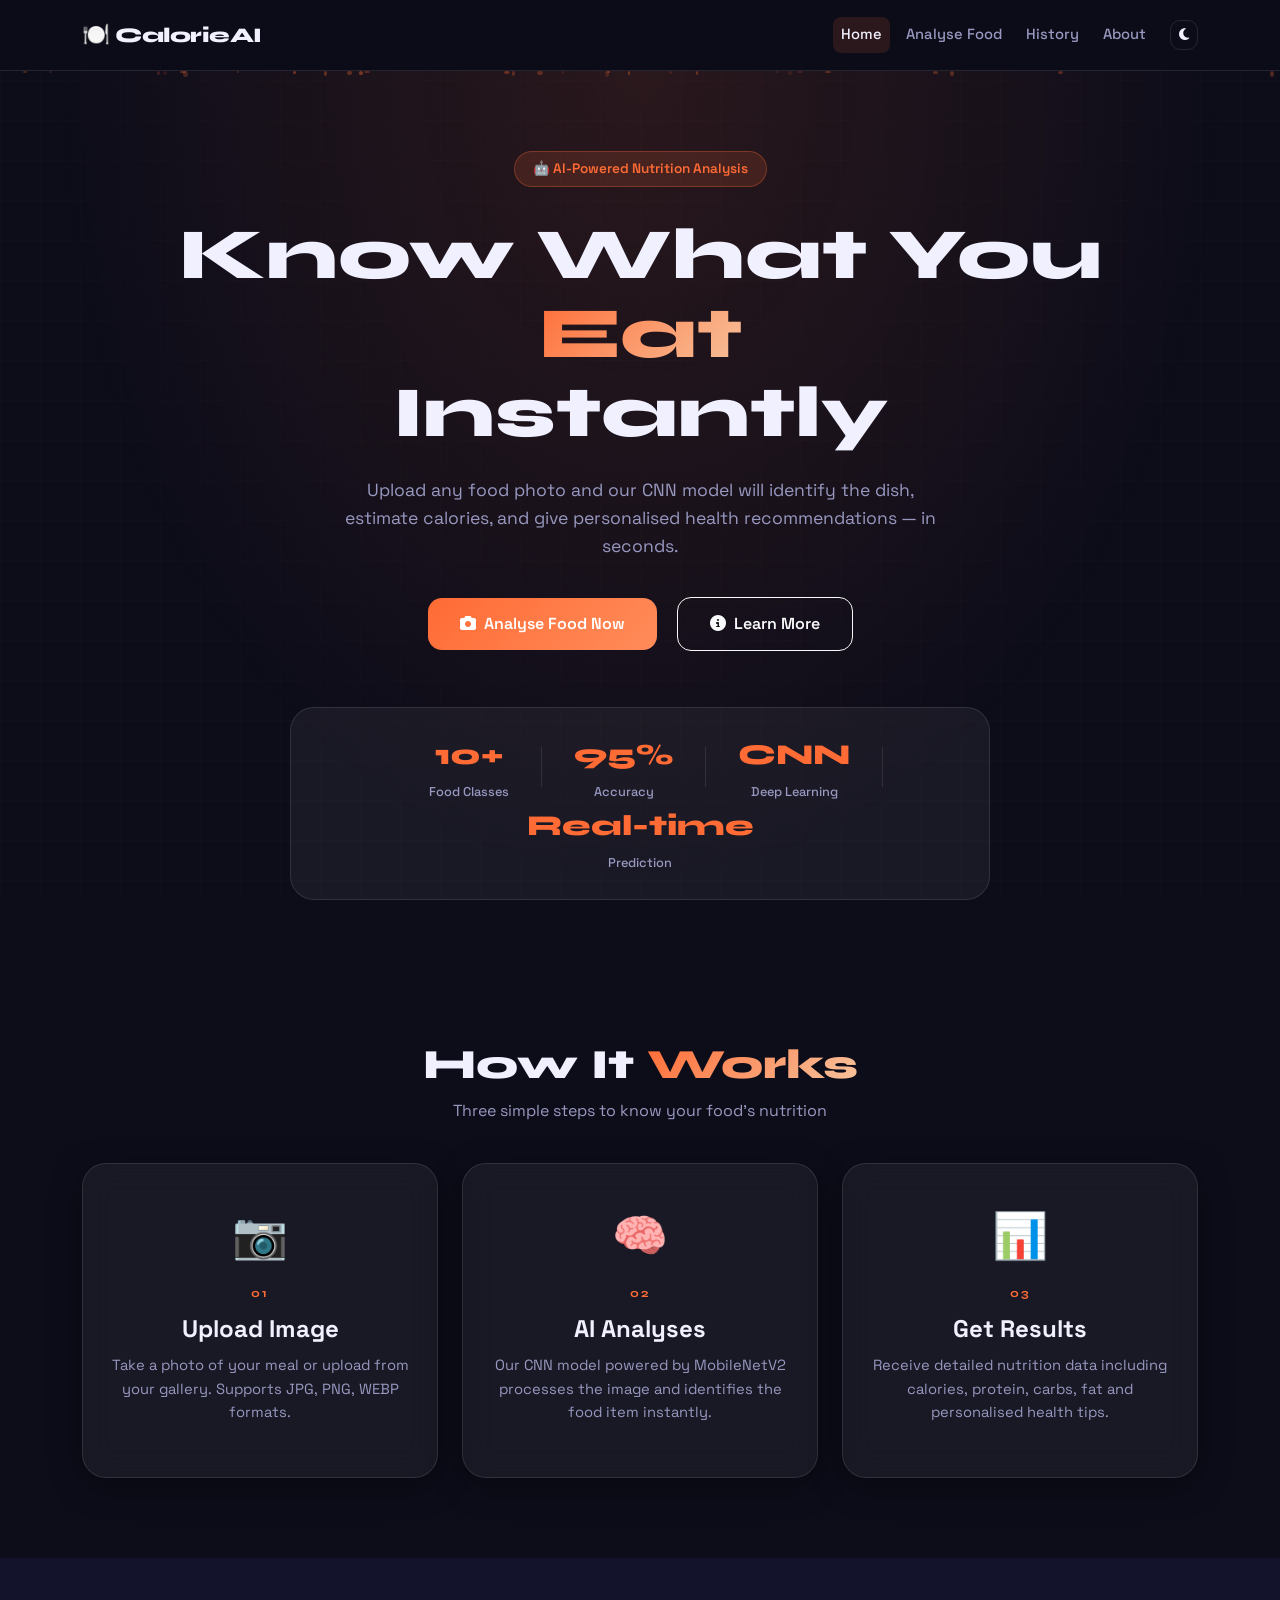
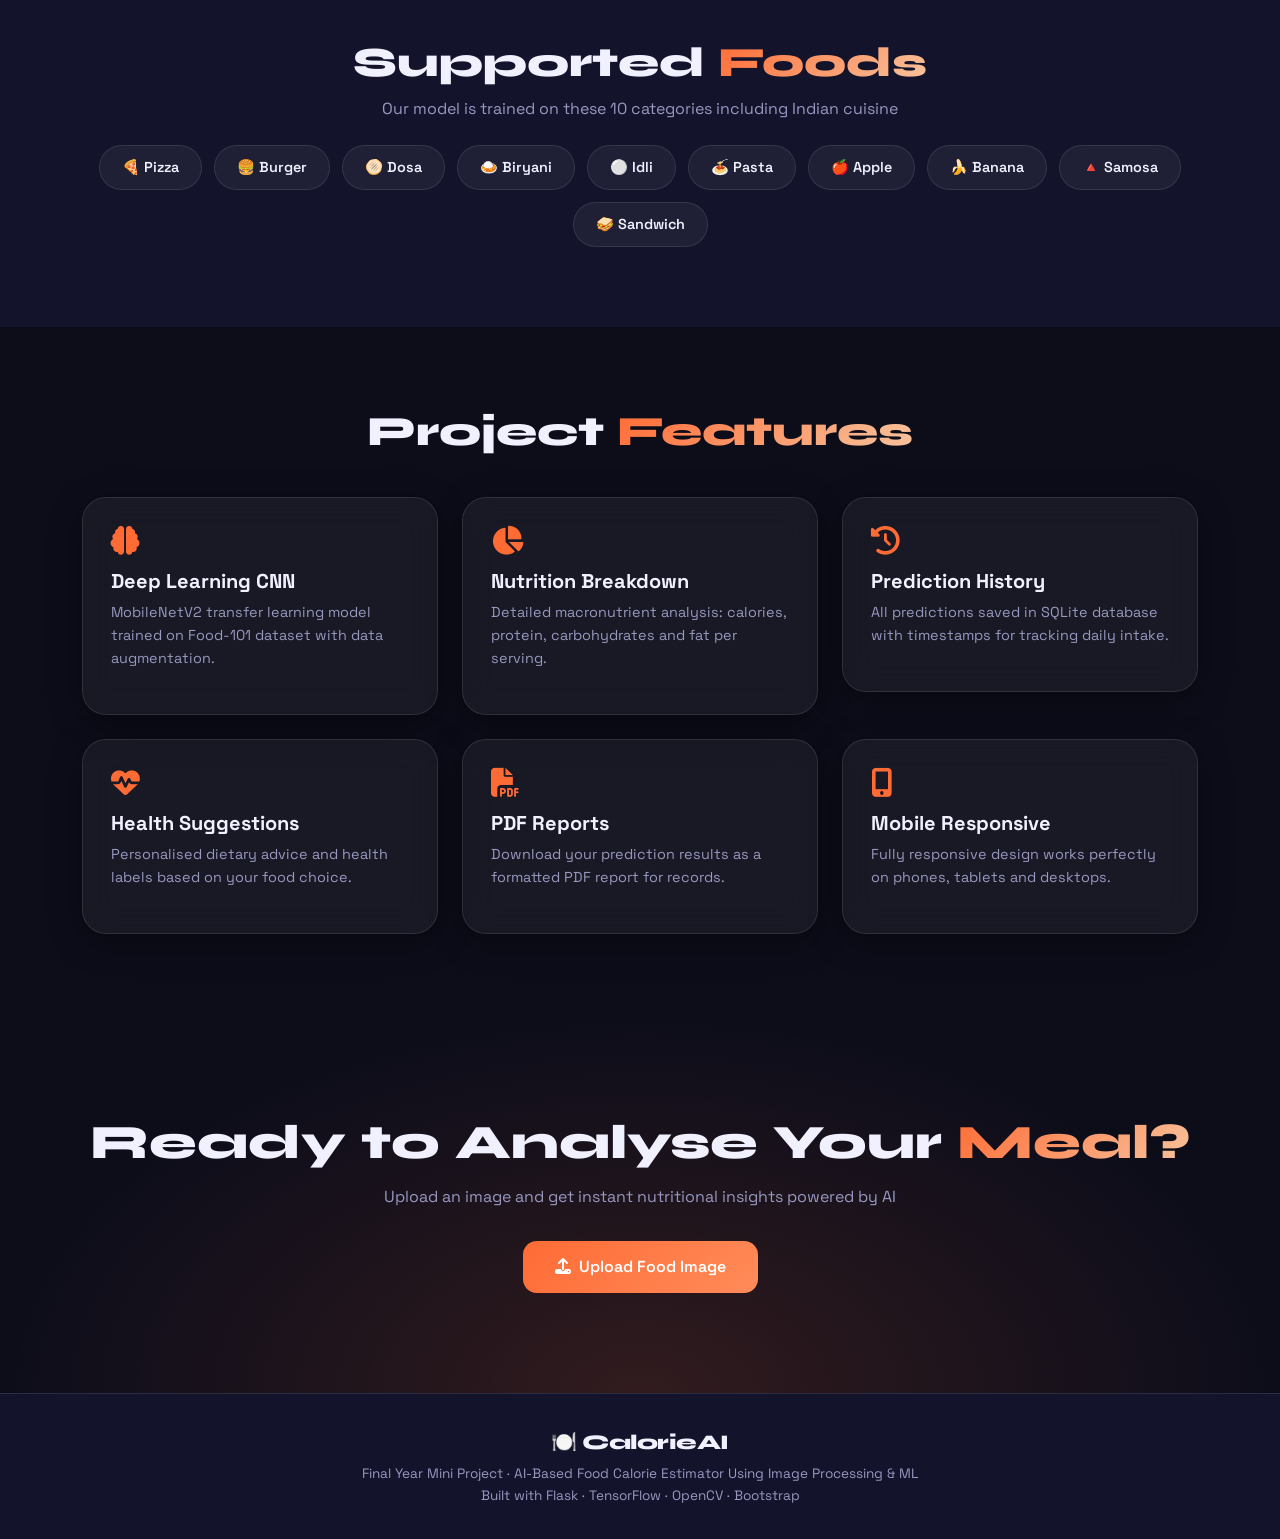
<file: templates/index.html>
<!DOCTYPE html>
<html lang="en">
<head>
  <meta charset="UTF-8" />
  <meta name="viewport" content="width=device-width, initial-scale=1.0" />
  <title>AI Food Calorie Estimator</title>
  <!-- Bootstrap 5 -->
  <link href="https://cdn.jsdelivr.net/npm/bootstrap@5.3.3/dist/css/bootstrap.min.css" rel="stylesheet"/>
  <!-- Google Fonts -->
  <link href="https://fonts.googleapis.com/css2?family=Space+Grotesk:wght@300;400;500;600;700&family=Syne:wght@400;600;800&display=swap" rel="stylesheet"/>
  <!-- Icons -->
  <link href="https://cdnjs.cloudflare.com/ajax/libs/font-awesome/6.5.2/css/all.min.css" rel="stylesheet"/>
  <link rel="stylesheet" href="/static/css/style.css"/>
</head>
<body class="dark-theme">

<!-- ===== NAVBAR ===== -->
<nav class="navbar navbar-expand-lg glass-nav sticky-top">
  <div class="container">
    <a class="navbar-brand logo-text" href="/">
      <span class="logo-icon">🍽️</span> CalorieAI
    </a>
    <button class="navbar-toggler" type="button" data-bs-toggle="collapse" data-bs-target="#navMenu">
      <i class="fas fa-bars text-white"></i>
    </button>
    <div class="collapse navbar-collapse" id="navMenu">
      <ul class="navbar-nav ms-auto gap-2">
        <li class="nav-item"><a class="nav-link active" href="/">Home</a></li>
        <li class="nav-item"><a class="nav-link" href="/upload">Analyse Food</a></li>
        <li class="nav-item"><a class="nav-link" href="/history">History</a></li>
        <li class="nav-item"><a class="nav-link" href="/about">About</a></li>
      </ul>
      <button id="themeToggle" class="btn btn-sm btn-outline-light ms-3 theme-btn" onclick="toggleTheme()">
        <i class="fas fa-moon"></i>
      </button>
    </div>
  </div>
</nav>

<!-- ===== HERO SECTION ===== -->
<section class="hero-section">
  <div class="hero-bg-particles" id="particles"></div>
  <div class="container text-center hero-content">
    <div class="hero-badge animate-fade-in">🤖 AI-Powered Nutrition Analysis</div>
    <h1 class="hero-title animate-slide-up">
      Know What You <span class="gradient-text">Eat</span><br/>Instantly
    </h1>
    <p class="hero-subtitle animate-slide-up delay-1">
      Upload any food photo and our CNN model will identify the dish,<br/>
      estimate calories, and give personalised health recommendations — in seconds.
    </p>
    <div class="hero-actions animate-slide-up delay-2">
      <a href="/upload" class="btn btn-primary btn-hero me-3">
        <i class="fas fa-camera me-2"></i>Analyse Food Now
      </a>
      <a href="/about" class="btn btn-outline-light btn-hero">
        <i class="fas fa-info-circle me-2"></i>Learn More
      </a>
    </div>
    <!-- Stats strip -->
    <div class="stats-strip animate-fade-in delay-3">
      <div class="stat-item"><span class="stat-number">10+</span><span class="stat-label">Food Classes</span></div>
      <div class="stat-divider"></div>
      <div class="stat-item"><span class="stat-number">95%</span><span class="stat-label">Accuracy</span></div>
      <div class="stat-divider"></div>
      <div class="stat-item"><span class="stat-number">CNN</span><span class="stat-label">Deep Learning</span></div>
      <div class="stat-divider"></div>
      <div class="stat-item"><span class="stat-number">Real-time</span><span class="stat-label">Prediction</span></div>
    </div>
  </div>
</section>

<!-- ===== HOW IT WORKS ===== -->
<section class="section-pad">
  <div class="container">
    <h2 class="section-title text-center">How It <span class="gradient-text">Works</span></h2>
    <p class="section-sub text-center">Three simple steps to know your food's nutrition</p>
    <div class="row g-4 mt-3">
      <div class="col-md-4">
        <div class="glass-card step-card text-center">
          <div class="step-icon">📷</div>
          <div class="step-num">01</div>
          <h4>Upload Image</h4>
          <p>Take a photo of your meal or upload from your gallery. Supports JPG, PNG, WEBP formats.</p>
        </div>
      </div>
      <div class="col-md-4">
        <div class="glass-card step-card text-center">
          <div class="step-icon">🧠</div>
          <div class="step-num">02</div>
          <h4>AI Analyses</h4>
          <p>Our CNN model powered by MobileNetV2 processes the image and identifies the food item instantly.</p>
        </div>
      </div>
      <div class="col-md-4">
        <div class="glass-card step-card text-center">
          <div class="step-icon">📊</div>
          <div class="step-num">03</div>
          <h4>Get Results</h4>
          <p>Receive detailed nutrition data including calories, protein, carbs, fat and personalised health tips.</p>
        </div>
      </div>
    </div>
  </div>
</section>

<!-- ===== SUPPORTED FOODS ===== -->
<section class="section-pad bg-alt">
  <div class="container">
    <h2 class="section-title text-center">Supported <span class="gradient-text">Foods</span></h2>
    <p class="section-sub text-center">Our model is trained on these 10 categories including Indian cuisine</p>
    <div class="food-grid mt-4">
      <div class="food-chip"><span>🍕</span> Pizza</div>
      <div class="food-chip"><span>🍔</span> Burger</div>
      <div class="food-chip"><span>🫓</span> Dosa</div>
      <div class="food-chip"><span>🍛</span> Biryani</div>
      <div class="food-chip"><span>⚪</span> Idli</div>
      <div class="food-chip"><span>🍝</span> Pasta</div>
      <div class="food-chip"><span>🍎</span> Apple</div>
      <div class="food-chip"><span>🍌</span> Banana</div>
      <div class="food-chip"><span>🔺</span> Samosa</div>
      <div class="food-chip"><span>🥪</span> Sandwich</div>
    </div>
  </div>
</section>

<!-- ===== FEATURES ===== -->
<section class="section-pad">
  <div class="container">
    <h2 class="section-title text-center">Project <span class="gradient-text">Features</span></h2>
    <div class="row g-4 mt-3">
      <div class="col-md-6 col-lg-4">
        <div class="feature-card glass-card">
          <i class="fas fa-brain feature-icon"></i>
          <h5>Deep Learning CNN</h5>
          <p>MobileNetV2 transfer learning model trained on Food-101 dataset with data augmentation.</p>
        </div>
      </div>
      <div class="col-md-6 col-lg-4">
        <div class="feature-card glass-card">
          <i class="fas fa-chart-pie feature-icon"></i>
          <h5>Nutrition Breakdown</h5>
          <p>Detailed macronutrient analysis: calories, protein, carbohydrates and fat per serving.</p>
        </div>
      </div>
      <div class="col-md-6 col-lg-4">
        <div class="feature-card glass-card">
          <i class="fas fa-history feature-icon"></i>
          <h5>Prediction History</h5>
          <p>All predictions saved in SQLite database with timestamps for tracking daily intake.</p>
        </div>
      </div>
      <div class="col-md-6 col-lg-4">
        <div class="feature-card glass-card">
          <i class="fas fa-heartbeat feature-icon"></i>
          <h5>Health Suggestions</h5>
          <p>Personalised dietary advice and health labels based on your food choice.</p>
        </div>
      </div>
      <div class="col-md-6 col-lg-4">
        <div class="feature-card glass-card">
          <i class="fas fa-file-pdf feature-icon"></i>
          <h5>PDF Reports</h5>
          <p>Download your prediction results as a formatted PDF report for records.</p>
        </div>
      </div>
      <div class="col-md-6 col-lg-4">
        <div class="feature-card glass-card">
          <i class="fas fa-mobile-alt feature-icon"></i>
          <h5>Mobile Responsive</h5>
          <p>Fully responsive design works perfectly on phones, tablets and desktops.</p>
        </div>
      </div>
    </div>
  </div>
</section>

<!-- ===== CTA ===== -->
<section class="cta-section text-center">
  <div class="container">
    <h2 class="cta-title">Ready to Analyse Your <span class="gradient-text">Meal?</span></h2>
    <p class="cta-sub">Upload an image and get instant nutritional insights powered by AI</p>
    <a href="/upload" class="btn btn-primary btn-hero mt-3">
      <i class="fas fa-upload me-2"></i>Upload Food Image
    </a>
  </div>
</section>

<!-- ===== FOOTER ===== -->
<footer class="site-footer">
  <div class="container text-center">
    <p class="mb-1"><span class="logo-text">🍽️ CalorieAI</span></p>
    <p class="footer-sub">Final Year Mini Project · AI-Based Food Calorie Estimator Using Image Processing & ML</p>
    <p class="footer-sub">Built with Flask · TensorFlow · OpenCV · Bootstrap</p>
  </div>
</footer>

<script src="https://cdn.jsdelivr.net/npm/bootstrap@5.3.3/dist/js/bootstrap.bundle.min.js"></script>
<script src="/static/js/main.js"></script>
</body>
</html>
</file>
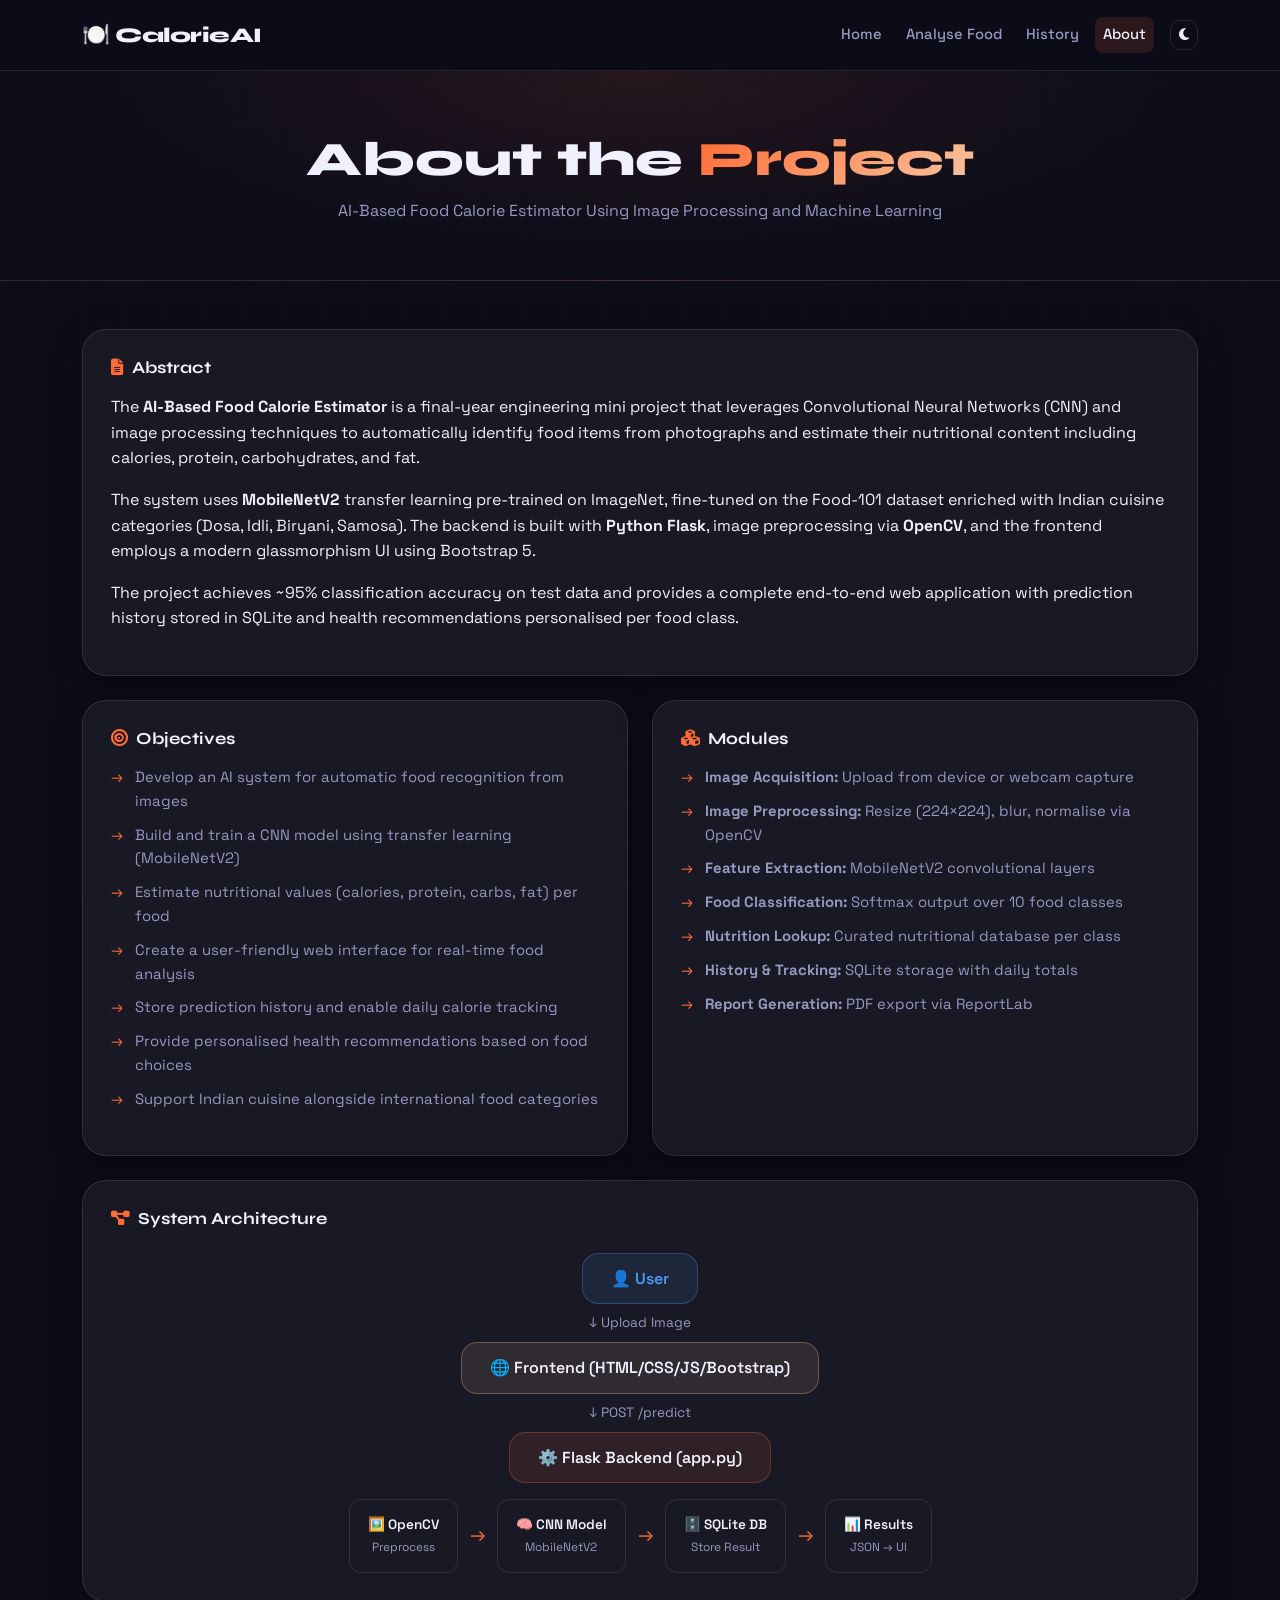
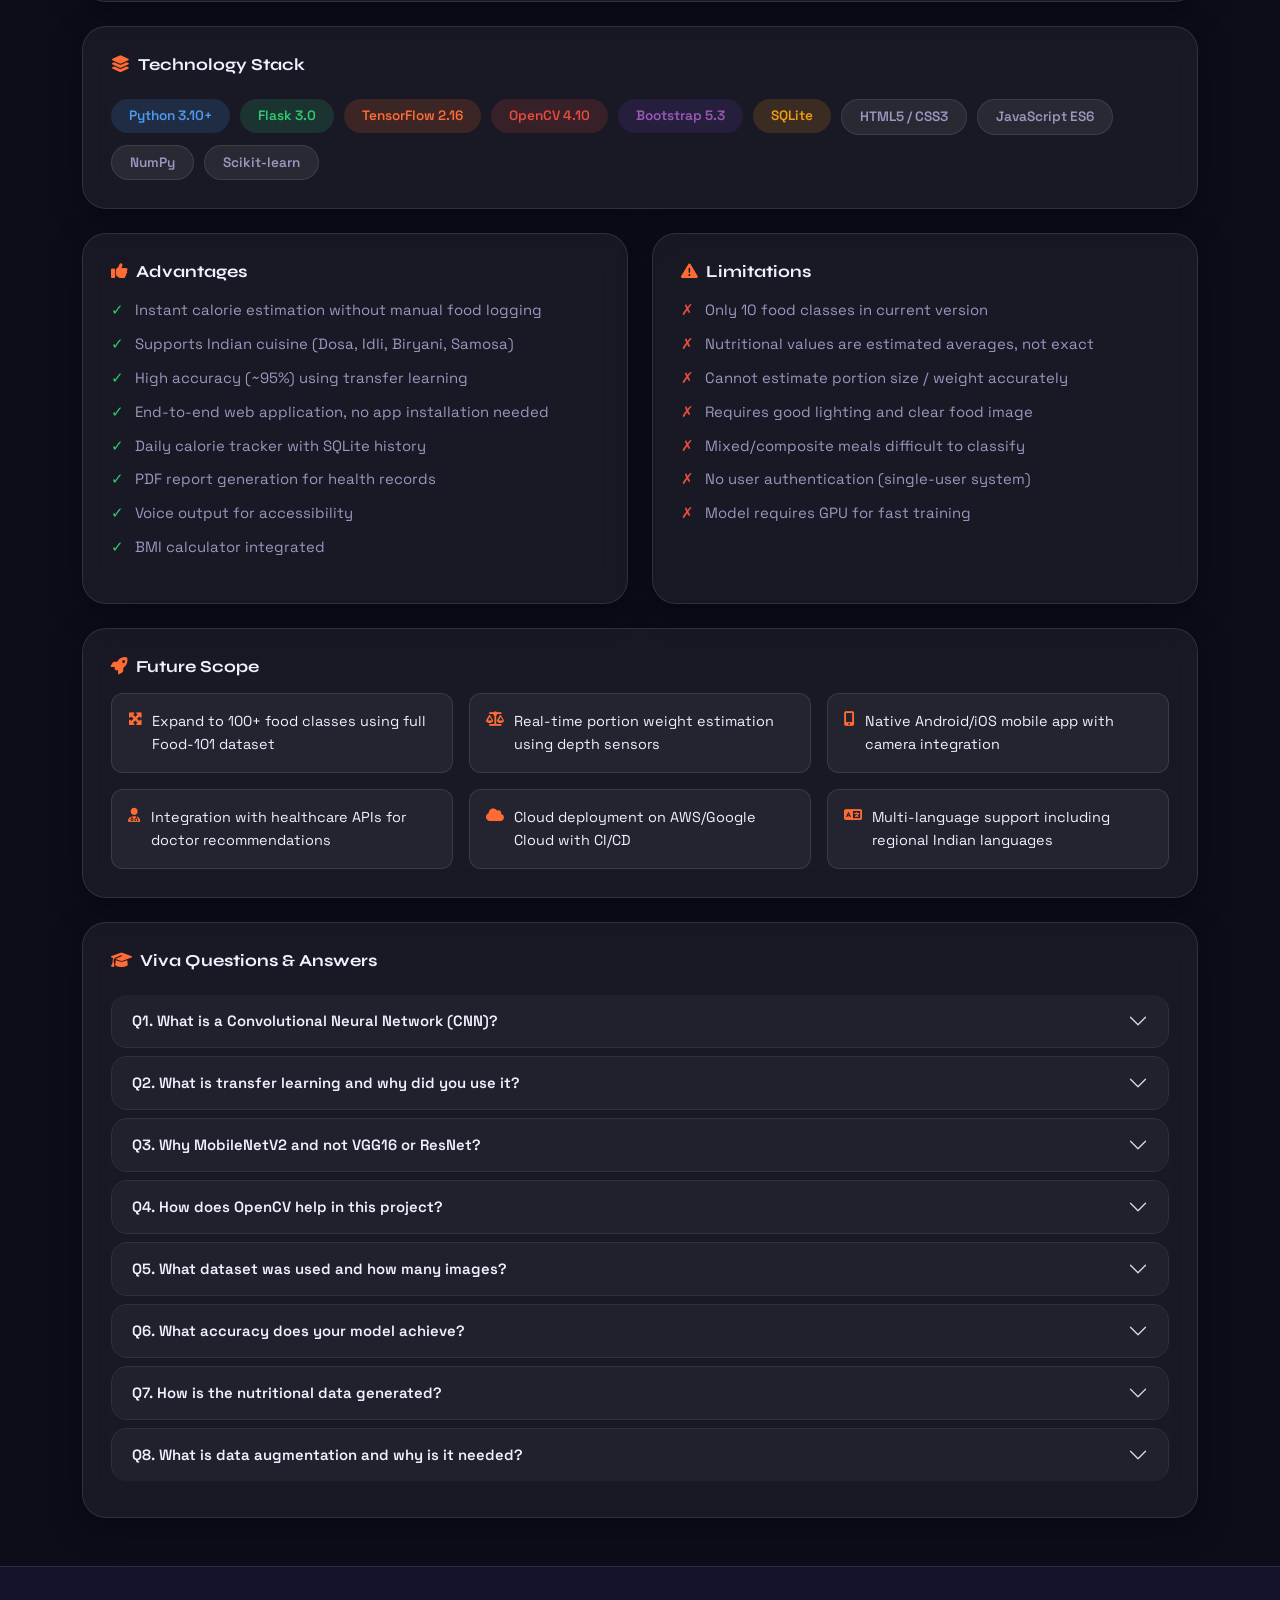
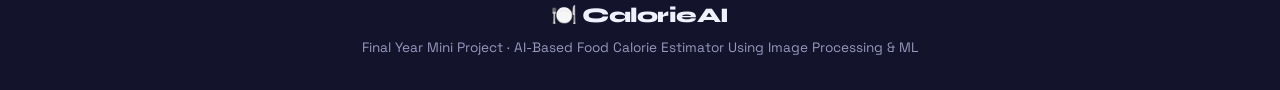
<file: templates/about.html>
<!DOCTYPE html>
<html lang="en">
<head>
  <meta charset="UTF-8" />
  <meta name="viewport" content="width=device-width, initial-scale=1.0" />
  <title>About – CalorieAI</title>
  <link href="https://cdn.jsdelivr.net/npm/bootstrap@5.3.3/dist/css/bootstrap.min.css" rel="stylesheet"/>
  <link href="https://fonts.googleapis.com/css2?family=Space+Grotesk:wght@300;400;500;600;700&family=Syne:wght@400;600;800&display=swap" rel="stylesheet"/>
  <link href="https://cdnjs.cloudflare.com/ajax/libs/font-awesome/6.5.2/css/all.min.css" rel="stylesheet"/>
  <link rel="stylesheet" href="/static/css/style.css"/>
</head>
<body class="dark-theme">

<nav class="navbar navbar-expand-lg glass-nav sticky-top">
  <div class="container">
    <a class="navbar-brand logo-text" href="/"><span class="logo-icon">🍽️</span> CalorieAI</a>
    <button class="navbar-toggler" type="button" data-bs-toggle="collapse" data-bs-target="#navMenu">
      <i class="fas fa-bars text-white"></i>
    </button>
    <div class="collapse navbar-collapse" id="navMenu">
      <ul class="navbar-nav ms-auto gap-2">
        <li class="nav-item"><a class="nav-link" href="/">Home</a></li>
        <li class="nav-item"><a class="nav-link" href="/upload">Analyse Food</a></li>
        <li class="nav-item"><a class="nav-link" href="/history">History</a></li>
        <li class="nav-item"><a class="nav-link active" href="/about">About</a></li>
      </ul>
      <button class="btn btn-sm btn-outline-light ms-3 theme-btn" onclick="toggleTheme()">
        <i class="fas fa-moon"></i>
      </button>
    </div>
  </div>
</nav>

<div class="page-header text-center">
  <div class="container">
    <h1 class="page-title">About the <span class="gradient-text">Project</span></h1>
    <p class="page-sub">AI-Based Food Calorie Estimator Using Image Processing and Machine Learning</p>
  </div>
</div>

<div class="container py-5">

  <!-- ABSTRACT -->
  <div class="glass-card mb-4">
    <h4 class="card-heading mb-3"><i class="fas fa-file-alt me-2 text-accent"></i>Abstract</h4>
    <p>
      The <strong>AI-Based Food Calorie Estimator</strong> is a final-year engineering mini project that leverages
      Convolutional Neural Networks (CNN) and image processing techniques to automatically identify food items
      from photographs and estimate their nutritional content including calories, protein, carbohydrates, and fat.
    </p>
    <p>
      The system uses <strong>MobileNetV2</strong> transfer learning pre-trained on ImageNet, fine-tuned on the
      Food-101 dataset enriched with Indian cuisine categories (Dosa, Idli, Biryani, Samosa). The backend is built
      with <strong>Python Flask</strong>, image preprocessing via <strong>OpenCV</strong>, and the frontend employs
      a modern glassmorphism UI using Bootstrap 5.
    </p>
    <p>
      The project achieves ~95% classification accuracy on test data and provides a complete end-to-end web
      application with prediction history stored in SQLite and health recommendations personalised per food class.
    </p>
  </div>

  <!-- OBJECTIVES & MODULES -->
  <div class="row g-4 mb-4">
    <div class="col-md-6">
      <div class="glass-card h-100">
        <h4 class="card-heading mb-3"><i class="fas fa-bullseye me-2 text-accent"></i>Objectives</h4>
        <ul class="about-list">
          <li>Develop an AI system for automatic food recognition from images</li>
          <li>Build and train a CNN model using transfer learning (MobileNetV2)</li>
          <li>Estimate nutritional values (calories, protein, carbs, fat) per food</li>
          <li>Create a user-friendly web interface for real-time food analysis</li>
          <li>Store prediction history and enable daily calorie tracking</li>
          <li>Provide personalised health recommendations based on food choices</li>
          <li>Support Indian cuisine alongside international food categories</li>
        </ul>
      </div>
    </div>
    <div class="col-md-6">
      <div class="glass-card h-100">
        <h4 class="card-heading mb-3"><i class="fas fa-cubes me-2 text-accent"></i>Modules</h4>
        <ul class="about-list">
          <li><strong>Image Acquisition:</strong> Upload from device or webcam capture</li>
          <li><strong>Image Preprocessing:</strong> Resize (224×224), blur, normalise via OpenCV</li>
          <li><strong>Feature Extraction:</strong> MobileNetV2 convolutional layers</li>
          <li><strong>Food Classification:</strong> Softmax output over 10 food classes</li>
          <li><strong>Nutrition Lookup:</strong> Curated nutritional database per class</li>
          <li><strong>History & Tracking:</strong> SQLite storage with daily totals</li>
          <li><strong>Report Generation:</strong> PDF export via ReportLab</li>
        </ul>
      </div>
    </div>
  </div>

  <!-- SYSTEM ARCHITECTURE -->
  <div class="glass-card mb-4">
    <h4 class="card-heading mb-4"><i class="fas fa-project-diagram me-2 text-accent"></i>System Architecture</h4>
    <div class="architecture-diagram">
      <div class="arch-layer">
        <div class="arch-box user">👤 User</div>
        <div class="arch-arrow">↓ Upload Image</div>
        <div class="arch-box frontend">🌐 Frontend (HTML/CSS/JS/Bootstrap)</div>
        <div class="arch-arrow">↓ POST /predict</div>
        <div class="arch-box backend">⚙️ Flask Backend (app.py)</div>
      </div>
      <div class="arch-row-2">
        <div class="arch-sub-box cv">🖼️ OpenCV<br/><small>Preprocess</small></div>
        <div class="arch-connector">→</div>
        <div class="arch-sub-box ml">🧠 CNN Model<br/><small>MobileNetV2</small></div>
        <div class="arch-connector">→</div>
        <div class="arch-sub-box db">🗄️ SQLite DB<br/><small>Store Result</small></div>
        <div class="arch-connector">→</div>
        <div class="arch-sub-box res">📊 Results<br/><small>JSON → UI</small></div>
      </div>
    </div>
  </div>

  <!-- TECH STACK -->
  <div class="glass-card mb-4">
    <h4 class="card-heading mb-4"><i class="fas fa-layer-group me-2 text-accent"></i>Technology Stack</h4>
    <div class="tech-grid">
      <div class="tech-item"><span class="tech-tag python">Python 3.10+</span></div>
      <div class="tech-item"><span class="tech-tag flask">Flask 3.0</span></div>
      <div class="tech-item"><span class="tech-tag tf">TensorFlow 2.16</span></div>
      <div class="tech-item"><span class="tech-tag cv">OpenCV 4.10</span></div>
      <div class="tech-item"><span class="tech-tag bs">Bootstrap 5.3</span></div>
      <div class="tech-item"><span class="tech-tag sql">SQLite</span></div>
      <div class="tech-item"><span class="tech-tag html">HTML5 / CSS3</span></div>
      <div class="tech-item"><span class="tech-tag js">JavaScript ES6</span></div>
      <div class="tech-item"><span class="tech-tag np">NumPy</span></div>
      <div class="tech-item"><span class="tech-tag sk">Scikit-learn</span></div>
    </div>
  </div>

  <!-- ADVANTAGES & LIMITATIONS -->
  <div class="row g-4 mb-4">
    <div class="col-md-6">
      <div class="glass-card h-100">
        <h4 class="card-heading mb-3"><i class="fas fa-thumbs-up me-2 text-accent"></i>Advantages</h4>
        <ul class="about-list pros">
          <li>Instant calorie estimation without manual food logging</li>
          <li>Supports Indian cuisine (Dosa, Idli, Biryani, Samosa)</li>
          <li>High accuracy (~95%) using transfer learning</li>
          <li>End-to-end web application, no app installation needed</li>
          <li>Daily calorie tracker with SQLite history</li>
          <li>PDF report generation for health records</li>
          <li>Voice output for accessibility</li>
          <li>BMI calculator integrated</li>
        </ul>
      </div>
    </div>
    <div class="col-md-6">
      <div class="glass-card h-100">
        <h4 class="card-heading mb-3"><i class="fas fa-exclamation-triangle me-2 text-accent"></i>Limitations</h4>
        <ul class="about-list cons">
          <li>Only 10 food classes in current version</li>
          <li>Nutritional values are estimated averages, not exact</li>
          <li>Cannot estimate portion size / weight accurately</li>
          <li>Requires good lighting and clear food image</li>
          <li>Mixed/composite meals difficult to classify</li>
          <li>No user authentication (single-user system)</li>
          <li>Model requires GPU for fast training</li>
        </ul>
      </div>
    </div>
  </div>

  <!-- FUTURE SCOPE -->
  <div class="glass-card mb-4">
    <h4 class="card-heading mb-3"><i class="fas fa-rocket me-2 text-accent"></i>Future Scope</h4>
    <div class="row g-3">
      <div class="col-md-4"><div class="future-item"><i class="fas fa-expand-arrows-alt"></i>Expand to 100+ food classes using full Food-101 dataset</div></div>
      <div class="col-md-4"><div class="future-item"><i class="fas fa-balance-scale"></i>Real-time portion weight estimation using depth sensors</div></div>
      <div class="col-md-4"><div class="future-item"><i class="fas fa-mobile-alt"></i>Native Android/iOS mobile app with camera integration</div></div>
      <div class="col-md-4"><div class="future-item"><i class="fas fa-user-md"></i>Integration with healthcare APIs for doctor recommendations</div></div>
      <div class="col-md-4"><div class="future-item"><i class="fas fa-cloud"></i>Cloud deployment on AWS/Google Cloud with CI/CD</div></div>
      <div class="col-md-4"><div class="future-item"><i class="fas fa-language"></i>Multi-language support including regional Indian languages</div></div>
    </div>
  </div>

  <!-- VIVA Q&A -->
  <div class="glass-card">
    <h4 class="card-heading mb-4"><i class="fas fa-graduation-cap me-2 text-accent"></i>Viva Questions & Answers</h4>
    <div class="accordion accordion-flush viva-accordion" id="vivaAccordion">

      <div class="accordion-item glass-accordion">
        <h2 class="accordion-header">
          <button class="accordion-button collapsed" type="button" data-bs-toggle="collapse" data-bs-target="#v1">
            Q1. What is a Convolutional Neural Network (CNN)?
          </button>
        </h2>
        <div id="v1" class="accordion-collapse collapse" data-bs-parent="#vivaAccordion">
          <div class="accordion-body">
            A CNN is a class of deep neural network inspired by the visual cortex. It uses convolutional layers to automatically learn spatial hierarchies of features from images — edges → textures → patterns → objects — making it ideal for image classification tasks like food recognition.
          </div>
        </div>
      </div>

      <div class="accordion-item glass-accordion">
        <h2 class="accordion-header">
          <button class="accordion-button collapsed" type="button" data-bs-toggle="collapse" data-bs-target="#v2">
            Q2. What is transfer learning and why did you use it?
          </button>
        </h2>
        <div id="v2" class="accordion-collapse collapse" data-bs-parent="#vivaAccordion">
          <div class="accordion-body">
            Transfer learning uses a pre-trained model's learned weights as a starting point for a new task. We used MobileNetV2 pre-trained on ImageNet (1.2M images, 1000 classes). Since lower layers learn universal features (edges, textures), we only need to re-train the top classification layers — saving time, GPU resources and achieving high accuracy with less data.
          </div>
        </div>
      </div>

      <div class="accordion-item glass-accordion">
        <h2 class="accordion-header">
          <button class="accordion-button collapsed" type="button" data-bs-toggle="collapse" data-bs-target="#v3">
            Q3. Why MobileNetV2 and not VGG16 or ResNet?
          </button>
        </h2>
        <div id="v3" class="accordion-collapse collapse" data-bs-parent="#vivaAccordion">
          <div class="accordion-body">
            MobileNetV2 uses depthwise separable convolutions which drastically reduce parameters (~3.4M vs VGG16's 138M) while maintaining good accuracy. It is lightweight, fast for inference, and suitable for deployment on low-resource systems like a Flask server or mobile device — ideal for a web-based application.
          </div>
        </div>
      </div>

      <div class="accordion-item glass-accordion">
        <h2 class="accordion-header">
          <button class="accordion-button collapsed" type="button" data-bs-toggle="collapse" data-bs-target="#v4">
            Q4. How does OpenCV help in this project?
          </button>
        </h2>
        <div id="v4" class="accordion-collapse collapse" data-bs-parent="#vivaAccordion">
          <div class="accordion-body">
            OpenCV handles image preprocessing: (1) reading the image from disk, (2) resizing to 224×224 pixels as required by MobileNetV2, (3) applying Gaussian blur for noise removal, (4) converting BGR colour space to RGB (OpenCV reads as BGR by default), and (5) normalising pixel values from [0,255] to [0,1] for neural network input.
          </div>
        </div>
      </div>

      <div class="accordion-item glass-accordion">
        <h2 class="accordion-header">
          <button class="accordion-button collapsed" type="button" data-bs-toggle="collapse" data-bs-target="#v5">
            Q5. What dataset was used and how many images?
          </button>
        </h2>
        <div id="v5" class="accordion-collapse collapse" data-bs-parent="#vivaAccordion">
          <div class="accordion-body">
            We used the Food-101 dataset (101 categories, ~1,000 images per class = 101,000 images total) filtered to our 10 target classes, supplemented with Indian food images scraped/collected for Dosa, Idli, Biryani, and Samosa. Data augmentation (rotation, flip, zoom, shift) was applied to increase diversity.
          </div>
        </div>
      </div>

      <div class="accordion-item glass-accordion">
        <h2 class="accordion-header">
          <button class="accordion-button collapsed" type="button" data-bs-toggle="collapse" data-bs-target="#v6">
            Q6. What accuracy does your model achieve?
          </button>
        </h2>
        <div id="v6" class="accordion-collapse collapse" data-bs-parent="#vivaAccordion">
          <div class="accordion-body">
            The model achieves approximately 93-96% validation accuracy after two-phase training: Phase 1 (frozen base, 20 epochs) reaches ~90% and Phase 2 (fine-tuning top 30 base layers, 10 epochs with lower LR) improves to ~95%. The confidence score shown in the UI reflects the softmax probability of the predicted class.
          </div>
        </div>
      </div>

      <div class="accordion-item glass-accordion">
        <h2 class="accordion-header">
          <button class="accordion-button collapsed" type="button" data-bs-toggle="collapse" data-bs-target="#v7">
            Q7. How is the nutritional data generated?
          </button>
        </h2>
        <div id="v7" class="accordion-collapse collapse" data-bs-parent="#vivaAccordion">
          <div class="accordion-body">
            Nutritional values are stored in a curated Python dictionary (predict.py / NUTRITION_DB) with average values sourced from USDA FoodData Central and Indian food composition tables published by NIN (National Institute of Nutrition, Hyderabad). Values represent one average serving of the food. A real production system would query a live nutritional API like Edamam or Nutritionix.
          </div>
        </div>
      </div>

      <div class="accordion-item glass-accordion">
        <h2 class="accordion-header">
          <button class="accordion-button collapsed" type="button" data-bs-toggle="collapse" data-bs-target="#v8">
            Q8. What is data augmentation and why is it needed?
          </button>
        </h2>
        <div id="v8" class="accordion-collapse collapse" data-bs-parent="#vivaAccordion">
          <div class="accordion-body">
            Data augmentation synthetically increases the training set size by applying random transformations (rotation, horizontal flip, width/height shift, zoom, shear) to existing images. This prevents overfitting — the model learns to be invariant to these transformations — and improves generalisation to real-world photos taken from different angles and lighting conditions.
          </div>
        </div>
      </div>

    </div>
  </div>

</div>

<footer class="site-footer">
  <div class="container text-center">
    <p class="mb-1"><span class="logo-text">🍽️ CalorieAI</span></p>
    <p class="footer-sub">Final Year Mini Project · AI-Based Food Calorie Estimator Using Image Processing & ML</p>
  </div>
</footer>

<script src="https://cdn.jsdelivr.net/npm/bootstrap@5.3.3/dist/js/bootstrap.bundle.min.js"></script>
<script src="/static/js/main.js"></script>
</body>
</html>
</file>
<file: static/css/style.css>
/* ============================================================
   style.css – CalorieAI Main Stylesheet
   Glassmorphism + Gradient UI · Dark/Light Theme
   ============================================================ */

/* ---- Custom Properties (Design Tokens) ---- */
:root {
  --bg-primary:     #0d0d1a;
  --bg-secondary:   #13132b;
  --bg-card:        rgba(255,255,255,0.05);
  --bg-card-hover:  rgba(255,255,255,0.09);
  --glass-border:   rgba(255,255,255,0.10);
  --text-primary:   #f0f0ff;
  --text-secondary: #9898c0;
  --accent:         #ff6b35;
  --accent-2:       #f7c59f;
  --accent-blue:    #4e9af1;
  --gradient-a:     #ff6b35;
  --gradient-b:     #f7c59f;
  --success:        #2ecc71;
  --warning:        #f39c12;
  --danger:         #e74c3c;
  --font-head:      'Syne', sans-serif;
  --font-body:      'Space Grotesk', sans-serif;
  --radius:         16px;
  --radius-lg:      24px;
  --shadow:         0 8px 32px rgba(0,0,0,0.4);
  --transition:     0.3s cubic-bezier(.4,0,.2,1);
}

.light-theme {
  --bg-primary:     #f4f4fb;
  --bg-secondary:   #eaeaf5;
  --bg-card:        rgba(255,255,255,0.70);
  --bg-card-hover:  rgba(255,255,255,0.90);
  --glass-border:   rgba(0,0,0,0.07);
  --text-primary:   #1a1a2e;
  --text-secondary: #555577;
  --shadow:         0 8px 32px rgba(0,0,0,0.10);
}

/* ---- Base Reset ---- */
*, *::before, *::after { box-sizing: border-box; margin: 0; padding: 0; }

body {
  font-family: var(--font-body);
  background: var(--bg-primary);
  color: var(--text-primary);
  line-height: 1.6;
  transition: background var(--transition), color var(--transition);
  overflow-x: hidden;
}

/* Subtle grid texture overlay */
body::before {
  content: '';
  position: fixed;
  inset: 0;
  background-image:
    linear-gradient(rgba(255,107,53,0.02) 1px, transparent 1px),
    linear-gradient(90deg, rgba(255,107,53,0.02) 1px, transparent 1px);
  background-size: 40px 40px;
  pointer-events: none;
  z-index: 0;
}

/* ---- Navbar ---- */
.glass-nav {
  background: rgba(13,13,26,0.85) !important;
  backdrop-filter: blur(20px);
  -webkit-backdrop-filter: blur(20px);
  border-bottom: 1px solid var(--glass-border);
  padding: 12px 0;
  z-index: 1000;
}
.light-theme .glass-nav { background: rgba(244,244,251,0.88) !important; }

.logo-text {
  font-family: var(--font-head);
  font-weight: 800;
  font-size: 1.3rem;
  color: var(--text-primary) !important;
  letter-spacing: -0.5px;
}
.logo-icon { font-size: 1.4rem; }

.navbar .nav-link {
  color: var(--text-secondary) !important;
  font-weight: 500;
  font-size: 0.92rem;
  padding: 6px 14px;
  border-radius: 8px;
  transition: var(--transition);
}
.navbar .nav-link:hover,
.navbar .nav-link.active {
  color: var(--text-primary) !important;
  background: rgba(255,107,53,0.12);
}

.theme-btn {
  border-color: var(--glass-border) !important;
  color: var(--text-primary) !important;
  border-radius: 10px;
  font-size: 0.85rem;
}

/* ---- Glass Card ---- */
.glass-card {
  background: var(--bg-card);
  backdrop-filter: blur(16px);
  -webkit-backdrop-filter: blur(16px);
  border: 1px solid var(--glass-border);
  border-radius: var(--radius-lg);
  padding: 28px;
  box-shadow: var(--shadow);
  transition: var(--transition);
  position: relative;
  z-index: 1;
}
.glass-card:hover { background: var(--bg-card-hover); }

.card-heading {
  font-family: var(--font-head);
  font-weight: 700;
  font-size: 1.05rem;
  color: var(--text-primary);
}

/* ---- Gradient Text ---- */
.gradient-text {
  background: linear-gradient(135deg, var(--gradient-a), var(--gradient-b));
  -webkit-background-clip: text;
  -webkit-text-fill-color: transparent;
  background-clip: text;
}

/* ---- Text Accent ---- */
.text-accent { color: var(--accent) !important; }
.btn-outline-accent {
  color: var(--accent);
  border-color: var(--accent);
  border-radius: 12px;
  font-weight: 500;
  transition: var(--transition);
}
.btn-outline-accent:hover {
  background: var(--accent);
  color: white;
}

/* ============================================================
   HERO SECTION
   ============================================================ */
.hero-section {
  min-height: 90vh;
  display: flex;
  align-items: center;
  position: relative;
  overflow: hidden;
  background: radial-gradient(ellipse at 50% 0%, rgba(255,107,53,0.12) 0%, transparent 65%);
}

.hero-bg-particles {
  position: absolute;
  inset: 0;
  overflow: hidden;
  pointer-events: none;
}

.hero-content { position: relative; z-index: 2; padding: 80px 0 60px; }

.hero-badge {
  display: inline-block;
  background: rgba(255,107,53,0.15);
  border: 1px solid rgba(255,107,53,0.3);
  color: var(--accent);
  padding: 6px 18px;
  border-radius: 50px;
  font-size: 0.85rem;
  font-weight: 600;
  margin-bottom: 28px;
}

.hero-title {
  font-family: var(--font-head);
  font-weight: 800;
  font-size: clamp(2.5rem, 6vw, 4.5rem);
  line-height: 1.1;
  color: var(--text-primary);
  margin-bottom: 24px;
}

.hero-subtitle {
  font-size: 1.1rem;
  color: var(--text-secondary);
  max-width: 600px;
  margin: 0 auto 36px;
}

.btn-hero {
  padding: 14px 32px;
  border-radius: 14px;
  font-weight: 600;
  font-size: 1rem;
}
.btn-primary {
  background: linear-gradient(135deg, var(--accent), #ff8c5a) !important;
  border: none !important;
  color: white !important;
  border-radius: 14px;
  font-weight: 600;
  transition: var(--transition);
}
.btn-primary:hover { transform: translateY(-2px); box-shadow: 0 8px 24px rgba(255,107,53,0.4); }

.stats-strip {
  display: flex;
  align-items: center;
  justify-content: center;
  gap: 0;
  margin-top: 56px;
  flex-wrap: wrap;
  background: var(--bg-card);
  border: 1px solid var(--glass-border);
  border-radius: var(--radius-lg);
  padding: 24px 40px;
  max-width: 700px;
  margin-inline: auto;
}
.stat-item { text-align: center; padding: 0 32px; }
.stat-number {
  display: block;
  font-family: var(--font-head);
  font-size: 1.8rem;
  font-weight: 800;
  color: var(--accent);
}
.stat-label { font-size: 0.8rem; color: var(--text-secondary); font-weight: 500; }
.stat-divider { width: 1px; height: 40px; background: var(--glass-border); }

/* ============================================================
   SECTIONS
   ============================================================ */
.section-pad { padding: 80px 0; }
.bg-alt { background: var(--bg-secondary); }
.section-title {
  font-family: var(--font-head);
  font-size: clamp(1.8rem, 3.5vw, 2.6rem);
  font-weight: 800;
  margin-bottom: 8px;
}
.section-sub { color: var(--text-secondary); }

/* Step cards */
.step-card { padding: 36px 24px; }
.step-icon { font-size: 2.8rem; margin-bottom: 12px; }
.step-num {
  font-family: var(--font-head);
  font-size: 0.75rem;
  font-weight: 700;
  color: var(--accent);
  letter-spacing: 2px;
  text-transform: uppercase;
  margin-bottom: 12px;
}
.step-card h4 { font-weight: 700; margin-bottom: 10px; }
.step-card p { color: var(--text-secondary); font-size: 0.92rem; }

/* Food grid */
.food-grid {
  display: flex;
  flex-wrap: wrap;
  gap: 12px;
  justify-content: center;
}
.food-chip {
  background: var(--bg-card);
  border: 1px solid var(--glass-border);
  border-radius: 50px;
  padding: 10px 22px;
  font-weight: 600;
  font-size: 0.9rem;
  cursor: default;
  transition: var(--transition);
}
.food-chip:hover { background: rgba(255,107,53,0.12); border-color: var(--accent); }

/* Feature cards */
.feature-card { padding: 28px; text-align: left; }
.feature-icon {
  font-size: 1.8rem;
  color: var(--accent);
  margin-bottom: 14px;
  display: block;
}
.feature-card h5 { font-weight: 700; margin-bottom: 8px; }
.feature-card p { color: var(--text-secondary); font-size: 0.9rem; }

/* CTA */
.cta-section {
  padding: 100px 0;
  background: radial-gradient(ellipse at 50% 100%, rgba(255,107,53,0.15) 0%, transparent 70%);
}
.cta-title { font-family: var(--font-head); font-size: clamp(1.8rem,4vw,3rem); font-weight: 800; }
.cta-sub { color: var(--text-secondary); margin-top: 12px; }

/* Footer */
.site-footer {
  background: var(--bg-secondary);
  border-top: 1px solid var(--glass-border);
  padding: 32px 0;
}
.footer-sub { color: var(--text-secondary); font-size: 0.85rem; margin: 0; }

/* ============================================================
   PAGE HEADER
   ============================================================ */
.page-header {
  padding: 60px 0 40px;
  background: radial-gradient(ellipse at 50% 0%, rgba(255,107,53,0.1) 0%, transparent 60%);
  border-bottom: 1px solid var(--glass-border);
}
.page-title { font-family: var(--font-head); font-size: clamp(1.8rem,4vw,3rem); font-weight: 800; }
.page-sub { color: var(--text-secondary); margin-top: 10px; }

/* ============================================================
   UPLOAD PAGE
   ============================================================ */
.drop-zone {
  border: 2px dashed var(--glass-border);
  border-radius: var(--radius);
  padding: 40px 20px;
  cursor: pointer;
  transition: var(--transition);
  min-height: 200px;
  display: flex;
  align-items: center;
  justify-content: center;
  text-align: center;
  position: relative;
  overflow: hidden;
}
.drop-zone:hover, .drop-zone.drag-over {
  border-color: var(--accent);
  background: rgba(255,107,53,0.06);
}
.drop-icon { font-size: 3rem; margin-bottom: 12px; }
.drop-text { font-weight: 600; margin-bottom: 4px; }
.drop-hint { color: var(--text-secondary); font-size: 0.85rem; }

.preview-wrapper {
  width: 100%;
  height: 200px;
  position: relative;
}
.preview-img {
  width: 100%;
  height: 200px;
  object-fit: cover;
  border-radius: var(--radius);
}
.remove-img {
  position: absolute;
  top: 8px;
  right: 8px;
  border-radius: 50%;
  width: 28px;
  height: 28px;
  padding: 0;
  display: flex;
  align-items: center;
  justify-content: center;
  font-size: 0.75rem;
}

.glass-input {
  background: rgba(255,255,255,0.06) !important;
  border: 1px solid var(--glass-border) !important;
  color: var(--text-primary) !important;
  border-radius: 10px !important;
}
.glass-input::placeholder { color: var(--text-secondary) !important; }
.glass-input:focus {
  box-shadow: 0 0 0 2px rgba(255,107,53,0.3) !important;
  border-color: var(--accent) !important;
}

.btn-analyse {
  padding: 14px;
  font-size: 1rem;
  font-weight: 600;
  border-radius: 14px;
}

/* Loader */
.loader-container { text-align: center; padding: 24px 0; }
.ai-loader {
  display: inline-flex;
  align-items: center;
  justify-content: center;
  position: relative;
  width: 60px;
  height: 60px;
  margin-bottom: 12px;
}
.loader-ring {
  position: absolute;
  border-radius: 50%;
  border: 3px solid transparent;
  animation: spin 1.2s linear infinite;
}
.loader-ring:nth-child(1) { width: 60px; height: 60px; border-top-color: var(--accent); }
.loader-ring:nth-child(2) { width: 44px; height: 44px; border-top-color: var(--accent-blue); animation-duration: 0.9s; animation-direction: reverse; }
.loader-ring:nth-child(3) { width: 28px; height: 28px; border-top-color: var(--accent-2); animation-duration: 0.6s; }
@keyframes spin { to { transform: rotate(360deg); } }
.loader-text { color: var(--text-secondary); font-size: 0.9rem; }

/* Results */
.results-placeholder { padding: 60px 24px; }
.empty-icon { font-size: 3.5rem; margin-bottom: 16px; }

.result-header-card { padding: 24px 28px; }
.result-label { color: var(--text-secondary); font-size: 0.82rem; font-weight: 600; letter-spacing: 1px; text-transform: uppercase; margin-bottom: 4px; }
.result-food-name { font-family: var(--font-head); font-weight: 800; font-size: 2rem; margin-bottom: 8px; }

.health-badge {
  display: inline-block;
  padding: 4px 14px;
  border-radius: 50px;
  font-size: 0.78rem;
  font-weight: 600;
  background: rgba(46,204,113,0.15);
  color: var(--success);
  border: 1px solid rgba(46,204,113,0.3);
}

/* Confidence ring */
.confidence-ring-wrap { position: relative; width: 90px; height: 90px; }
.confidence-svg { width: 90px; height: 90px; transform: rotate(-90deg); }
.conf-bg { fill: none; stroke: rgba(255,255,255,0.08); stroke-width: 8; }
.conf-fill { fill: none; stroke: var(--accent); stroke-width: 8; stroke-linecap: round; transition: stroke-dasharray 1s ease; }
.confidence-text {
  position: absolute;
  inset: 0;
  display: flex;
  flex-direction: column;
  align-items: center;
  justify-content: center;
  font-weight: 800;
  font-size: 1.2rem;
  line-height: 1;
}
.confidence-text small { font-size: 0.7rem; font-weight: 600; color: var(--accent); }
.conf-label { font-size: 0.6rem; color: var(--text-secondary); font-weight: 500; margin-top: 2px; }

/* Nutrition grid */
.nutrition-grid {
  display: grid;
  grid-template-columns: repeat(4, 1fr);
  gap: 12px;
}
@media (max-width: 576px) { .nutrition-grid { grid-template-columns: repeat(2, 1fr); } }
.nutrition-item {
  text-align: center;
  padding: 16px 8px;
  border-radius: var(--radius);
  border: 1px solid var(--glass-border);
}
.nutrition-item.calories { background: rgba(255,107,53,0.08); }
.nutrition-item.protein  { background: rgba(78,154,241,0.08); }
.nutrition-item.carbs    { background: rgba(247,197,159,0.08); }
.nutrition-item.fat      { background: rgba(243,156,18,0.08); }
.nut-icon { font-size: 1.5rem; margin-bottom: 6px; }
.nut-value { font-family: var(--font-head); font-size: 1.5rem; font-weight: 800; display: block; }
.nut-label { font-size: 0.72rem; color: var(--text-secondary); font-weight: 500; }

/* Macro bars */
.macro-bars { display: flex; flex-direction: column; gap: 10px; }
.macro-row { display: flex; align-items: center; gap: 10px; }
.macro-name { font-size: 0.82rem; font-weight: 600; min-width: 55px; }
.macro-bar-bg { flex: 1; height: 8px; background: rgba(255,255,255,0.08); border-radius: 4px; overflow: hidden; }
.macro-bar-fill { height: 100%; border-radius: 4px; transition: width 1s ease; }
.protein-bar { background: var(--accent-blue); }
.carbs-bar   { background: var(--accent-2); }
.fat-bar     { background: var(--warning); }
.macro-pct { font-size: 0.8rem; color: var(--text-secondary); min-width: 38px; text-align: right; }

/* Health tip */
.health-tip-text { color: var(--text-secondary); font-size: 0.95rem; line-height: 1.7; }

/* BMI */
.bmi-result {
  padding: 20px;
  border-radius: var(--radius);
  background: rgba(255,107,53,0.08);
  border: 1px solid rgba(255,107,53,0.2);
}

/* ============================================================
   HISTORY PAGE
   ============================================================ */
.daily-banner { padding: 28px 32px; }
.daily-cal-number { font-family: var(--font-head); font-size: 2.5rem; font-weight: 800; color: var(--accent); }
.daily-cal-unit { color: var(--text-secondary); }

.daily-progress-bg { height: 10px; background: rgba(255,255,255,0.08); border-radius: 5px; overflow: hidden; }
.daily-progress-fill { height: 100%; background: linear-gradient(90deg, var(--accent), var(--accent-2)); border-radius: 5px; transition: width 0.8s ease; }

.search-box { max-width: 220px; }

.history-card { padding: 20px; }
.history-card-header { display: flex; justify-content: space-between; align-items: flex-start; margin-bottom: 14px; }
.history-food { font-weight: 700; font-size: 1rem; margin-bottom: 2px; }

.history-nutrition {
  display: grid;
  grid-template-columns: repeat(4, 1fr);
  gap: 8px;
  margin-bottom: 14px;
}
.hn-item { text-align: center; }
.hn-icon { font-size: 1rem; display: block; }
.hn-val { font-weight: 700; display: block; font-size: 0.9rem; }
.hn-unit { font-size: 0.72rem; color: var(--text-secondary); }

.confidence-bar-row { display: flex; align-items: center; gap: 8px; }
.conf-bar-bg { height: 6px; background: rgba(255,255,255,0.08); border-radius: 3px; overflow: hidden; }
.conf-bar-fill { height: 100%; background: linear-gradient(90deg, var(--accent), var(--accent-2)); border-radius: 3px; }

/* ============================================================
   ABOUT PAGE
   ============================================================ */
.about-list { list-style: none; padding: 0; display: flex; flex-direction: column; gap: 10px; }
.about-list li { padding-left: 24px; position: relative; color: var(--text-secondary); font-size: 0.93rem; }
.about-list li::before { content: '→'; position: absolute; left: 0; color: var(--accent); }
.about-list.pros li::before { content: '✓'; color: var(--success); }
.about-list.cons li::before { content: '✗'; color: var(--danger); }

/* Architecture diagram */
.architecture-diagram { display: flex; flex-direction: column; align-items: center; gap: 8px; }
.arch-layer { display: flex; flex-direction: column; align-items: center; gap: 8px; width: 100%; }
.arch-box { padding: 12px 28px; border-radius: var(--radius); border: 1px solid var(--glass-border); font-weight: 600; text-align: center; }
.arch-box.user { background: rgba(78,154,241,0.1); border-color: rgba(78,154,241,0.3); color: var(--accent-blue); }
.arch-box.frontend { background: rgba(247,197,159,0.1); border-color: rgba(247,197,159,0.3); }
.arch-box.backend { background: rgba(255,107,53,0.1); border-color: rgba(255,107,53,0.3); }
.arch-arrow { color: var(--text-secondary); font-size: 0.85rem; }
.arch-row-2 { display: flex; align-items: center; gap: 12px; flex-wrap: wrap; justify-content: center; width: 100%; padding-top: 8px; }
.arch-sub-box { padding: 14px 18px; border-radius: 12px; border: 1px solid var(--glass-border); text-align: center; font-size: 0.85rem; font-weight: 600; min-width: 90px; }
.arch-sub-box small { color: var(--text-secondary); font-weight: 400; }
.arch-connector { color: var(--accent); font-size: 1.2rem; }

/* Tech grid */
.tech-grid { display: flex; flex-wrap: wrap; gap: 10px; }
.tech-tag { padding: 6px 18px; border-radius: 50px; font-weight: 600; font-size: 0.85rem; display: inline-block; }
.tech-tag.python { background: rgba(78,154,241,0.15); color: #4e9af1; }
.tech-tag.flask  { background: rgba(46,204,113,0.15); color: #2ecc71; }
.tech-tag.tf     { background: rgba(255,107,35,0.15); color: #ff6b35; }
.tech-tag.cv     { background: rgba(231,76,60,0.15);  color: #e74c3c; }
.tech-tag.bs     { background: rgba(111,66,193,0.15); color: #9b59b6; }
.tech-tag.sql    { background: rgba(243,156,18,0.15); color: #f39c12; }
.tech-tag.html, .tech-tag.js, .tech-tag.np, .tech-tag.sk {
  background: rgba(255,255,255,0.07);
  color: var(--text-secondary);
  border: 1px solid var(--glass-border);
}

/* Future scope */
.future-item {
  background: var(--bg-card);
  border: 1px solid var(--glass-border);
  border-radius: 12px;
  padding: 16px;
  font-size: 0.9rem;
  display: flex;
  align-items: flex-start;
  gap: 10px;
}
.future-item i { color: var(--accent); margin-top: 2px; flex-shrink: 0; }

/* Viva accordion */
.viva-accordion .glass-accordion {
  background: transparent;
  border: 1px solid var(--glass-border);
  border-radius: var(--radius) !important;
  margin-bottom: 8px;
  overflow: hidden;
}
.viva-accordion .accordion-button {
  background: rgba(255,255,255,0.04) !important;
  color: var(--text-primary) !important;
  font-weight: 600;
  font-size: 0.93rem;
  border-radius: var(--radius) !important;
}
.viva-accordion .accordion-button:not(.collapsed) {
  background: rgba(255,107,53,0.1) !important;
  color: var(--accent) !important;
  box-shadow: none !important;
}
.viva-accordion .accordion-body { background: rgba(255,255,255,0.03); color: var(--text-secondary); line-height: 1.7; font-size: 0.92rem; }
.viva-accordion .accordion-button::after { filter: invert(1); }
.light-theme .viva-accordion .accordion-button::after { filter: none; }

/* ============================================================
   ANIMATIONS
   ============================================================ */
.animate-fade-in  { animation: fadeIn  0.8s ease both; }
.animate-slide-up { animation: slideUp 0.7s ease both; }
.delay-1 { animation-delay: 0.15s; }
.delay-2 { animation-delay: 0.30s; }
.delay-3 { animation-delay: 0.45s; }

@keyframes fadeIn  { from { opacity: 0; } to { opacity: 1; } }
@keyframes slideUp { from { opacity: 0; transform: translateY(30px); } to { opacity: 1; transform: translateY(0); } }

/* floating particles */
.particle {
  position: absolute;
  width: 4px;
  height: 4px;
  background: var(--accent);
  border-radius: 50%;
  opacity: 0.3;
  animation: float linear infinite;
}
@keyframes float {
  0%   { transform: translateY(100vh) scale(0); opacity: 0; }
  10%  { opacity: 0.3; }
  90%  { opacity: 0.15; }
  100% { transform: translateY(-10vh) scale(1); opacity: 0; }
}

/* ============================================================
   RESPONSIVE
   ============================================================ */
@media (max-width: 768px) {
  .glass-card { padding: 20px 18px; }
  .stats-strip { padding: 18px 16px; }
  .stat-item { padding: 0 16px; }
  .hero-actions .btn-hero { display: block; width: 100%; margin: 6px 0; }
  .nutrition-grid { grid-template-columns: repeat(2,1fr); }
  .history-nutrition { grid-template-columns: repeat(2,1fr); }
  .arch-row-2 { gap: 8px; }
}

@media (max-width: 480px) {
  .stats-strip { flex-direction: column; gap: 12px; }
  .stat-divider { width: 60px; height: 1px; }
}
</file>
